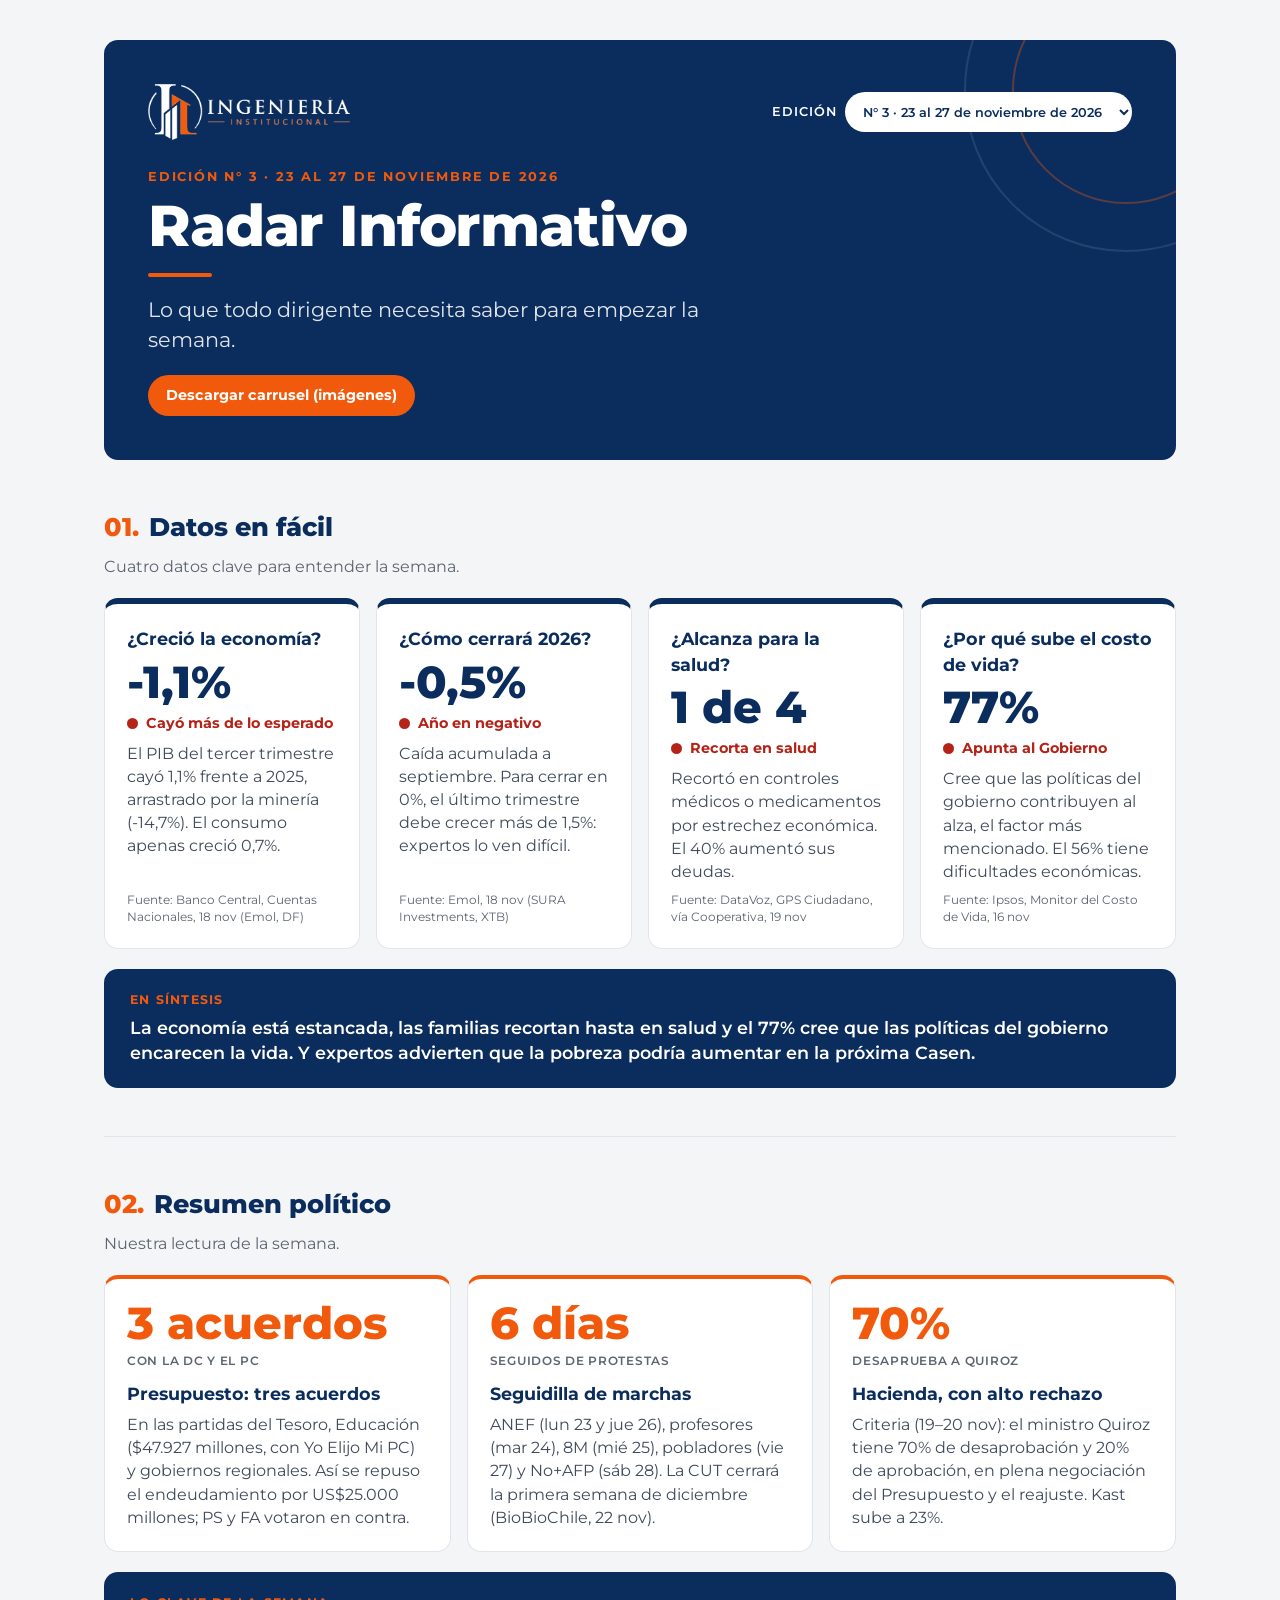
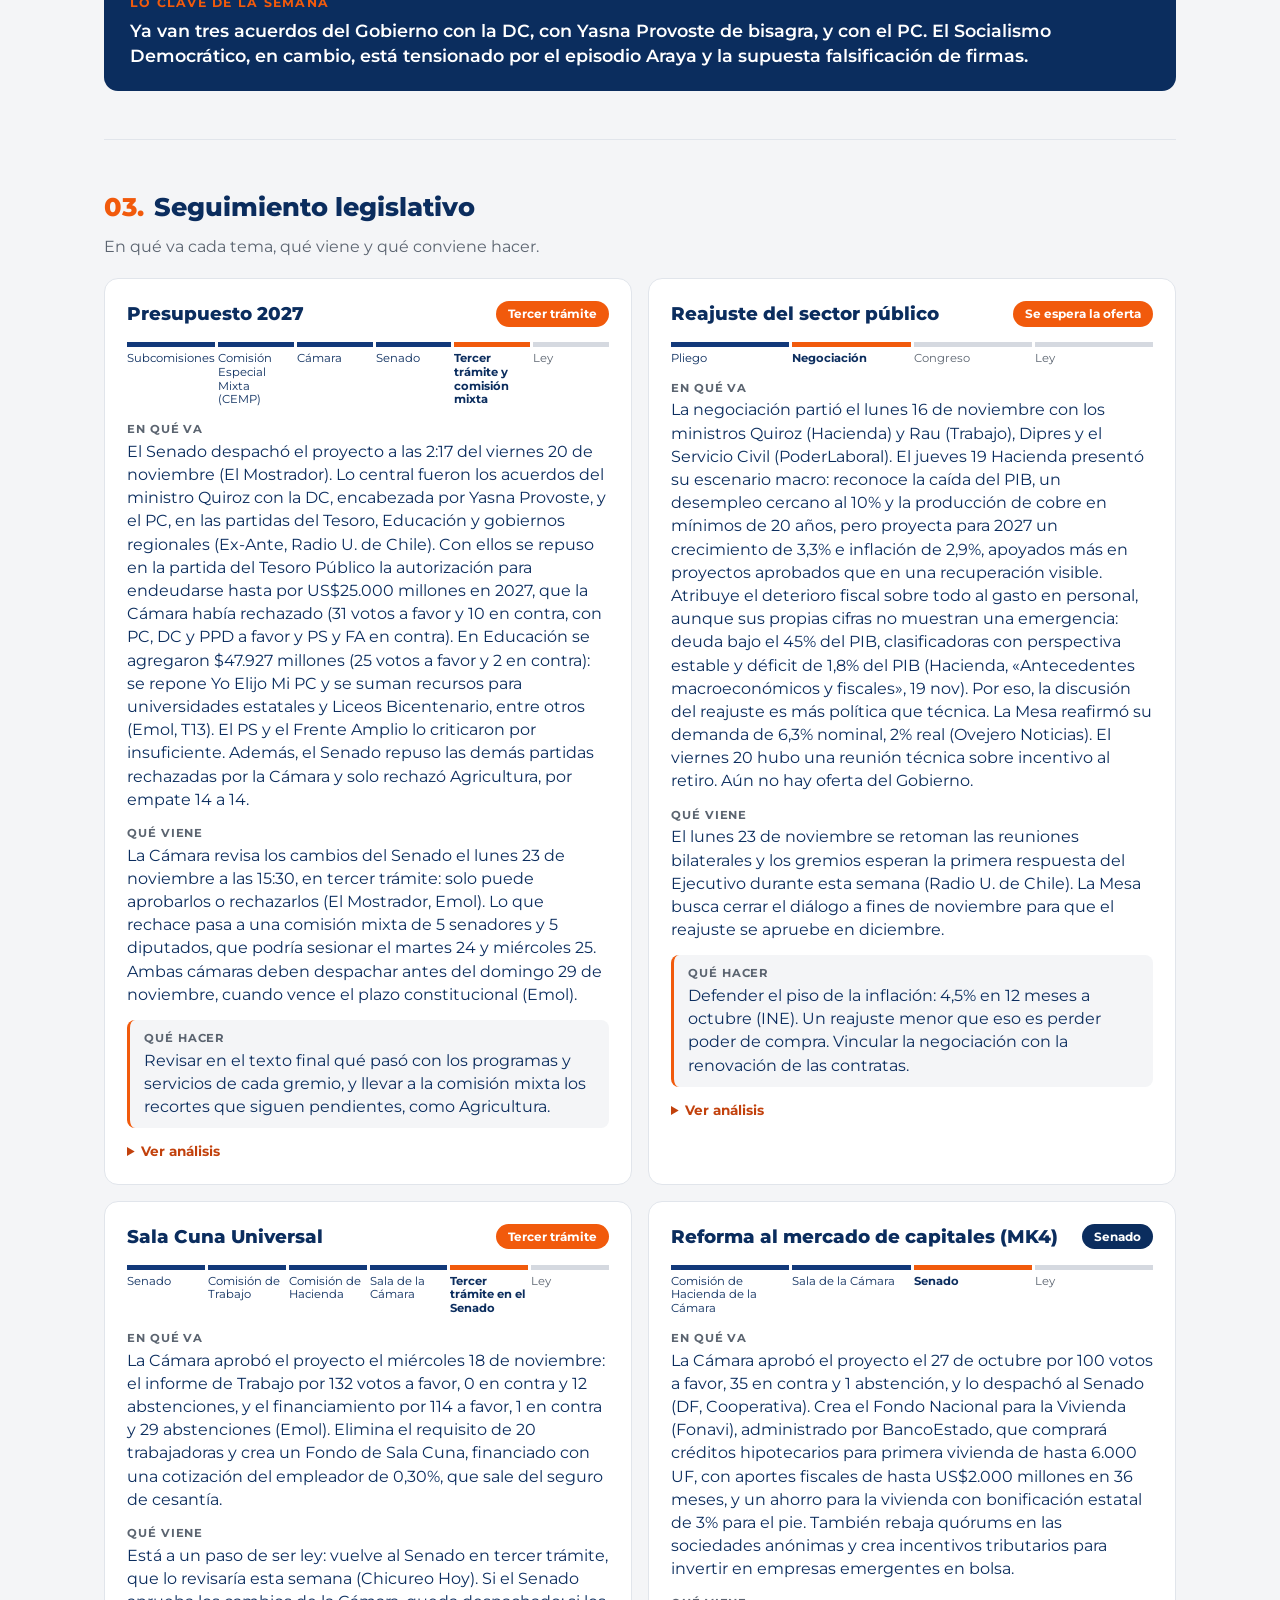
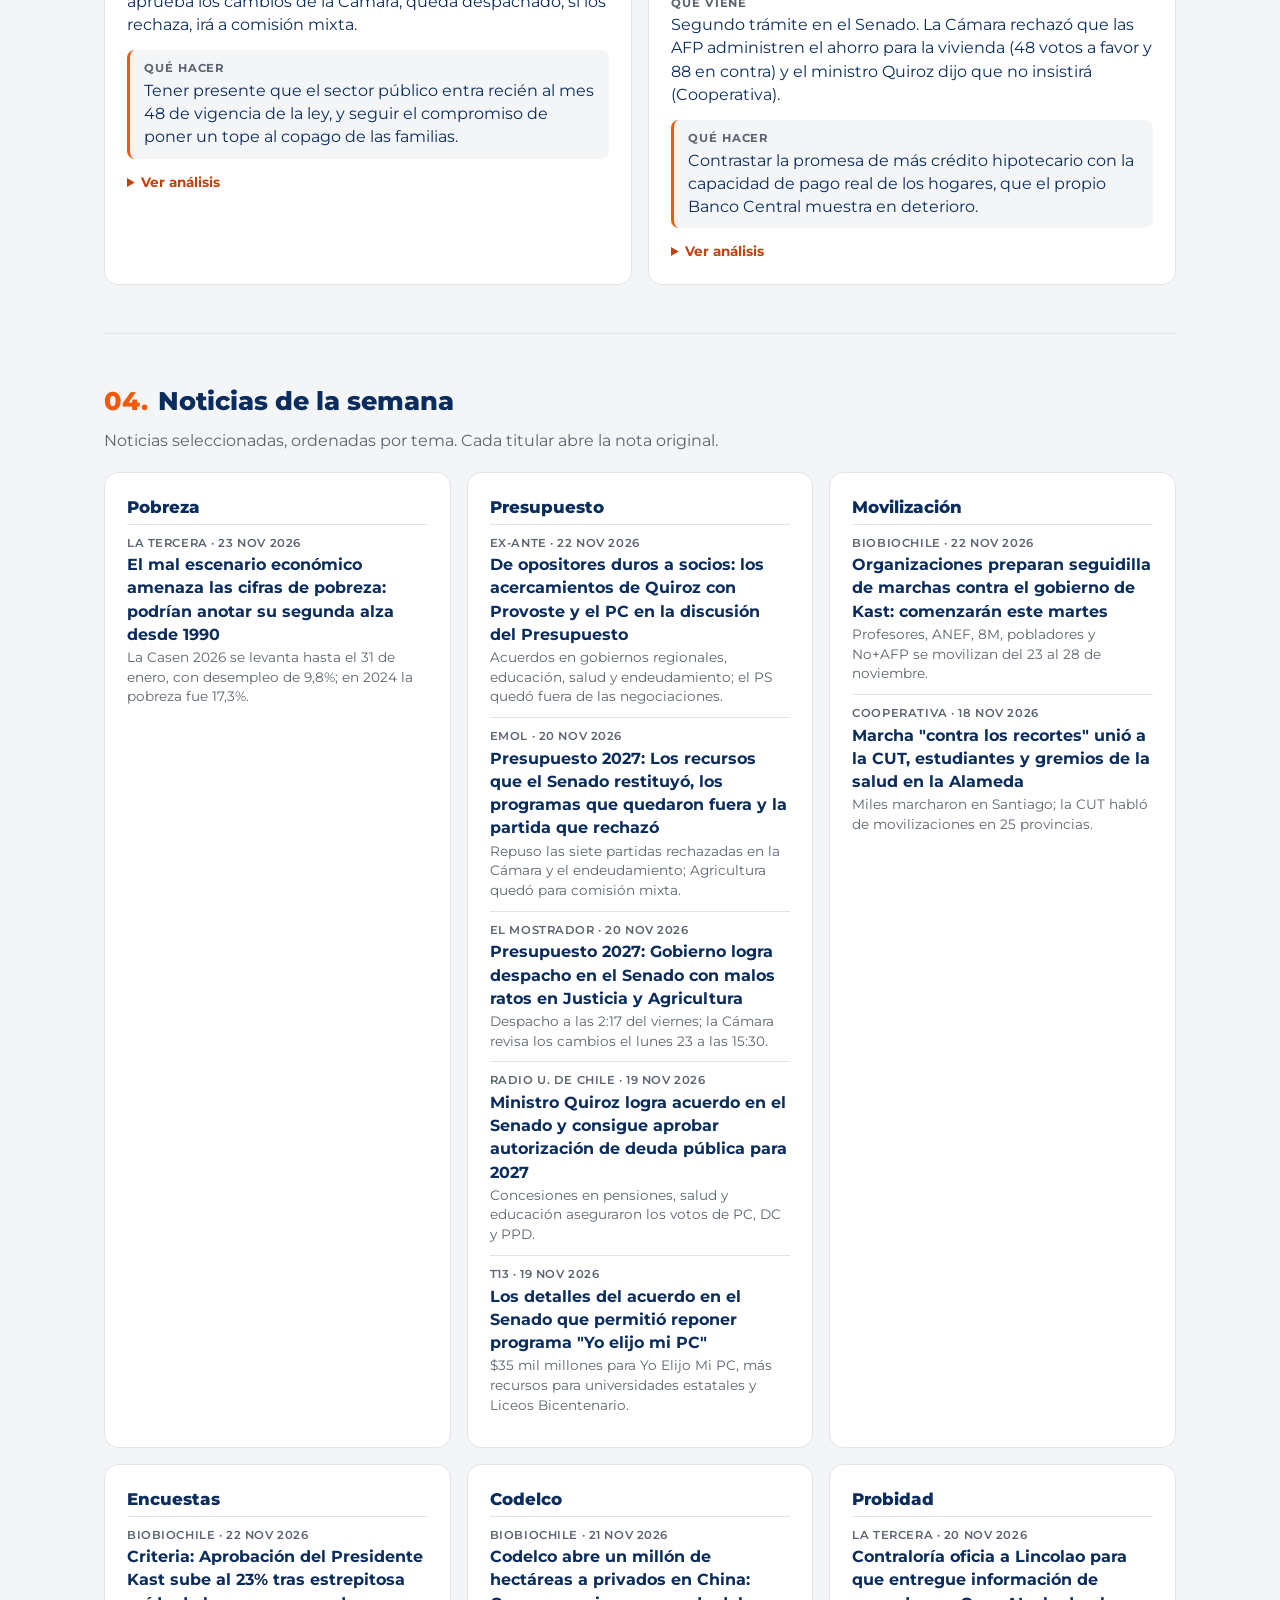
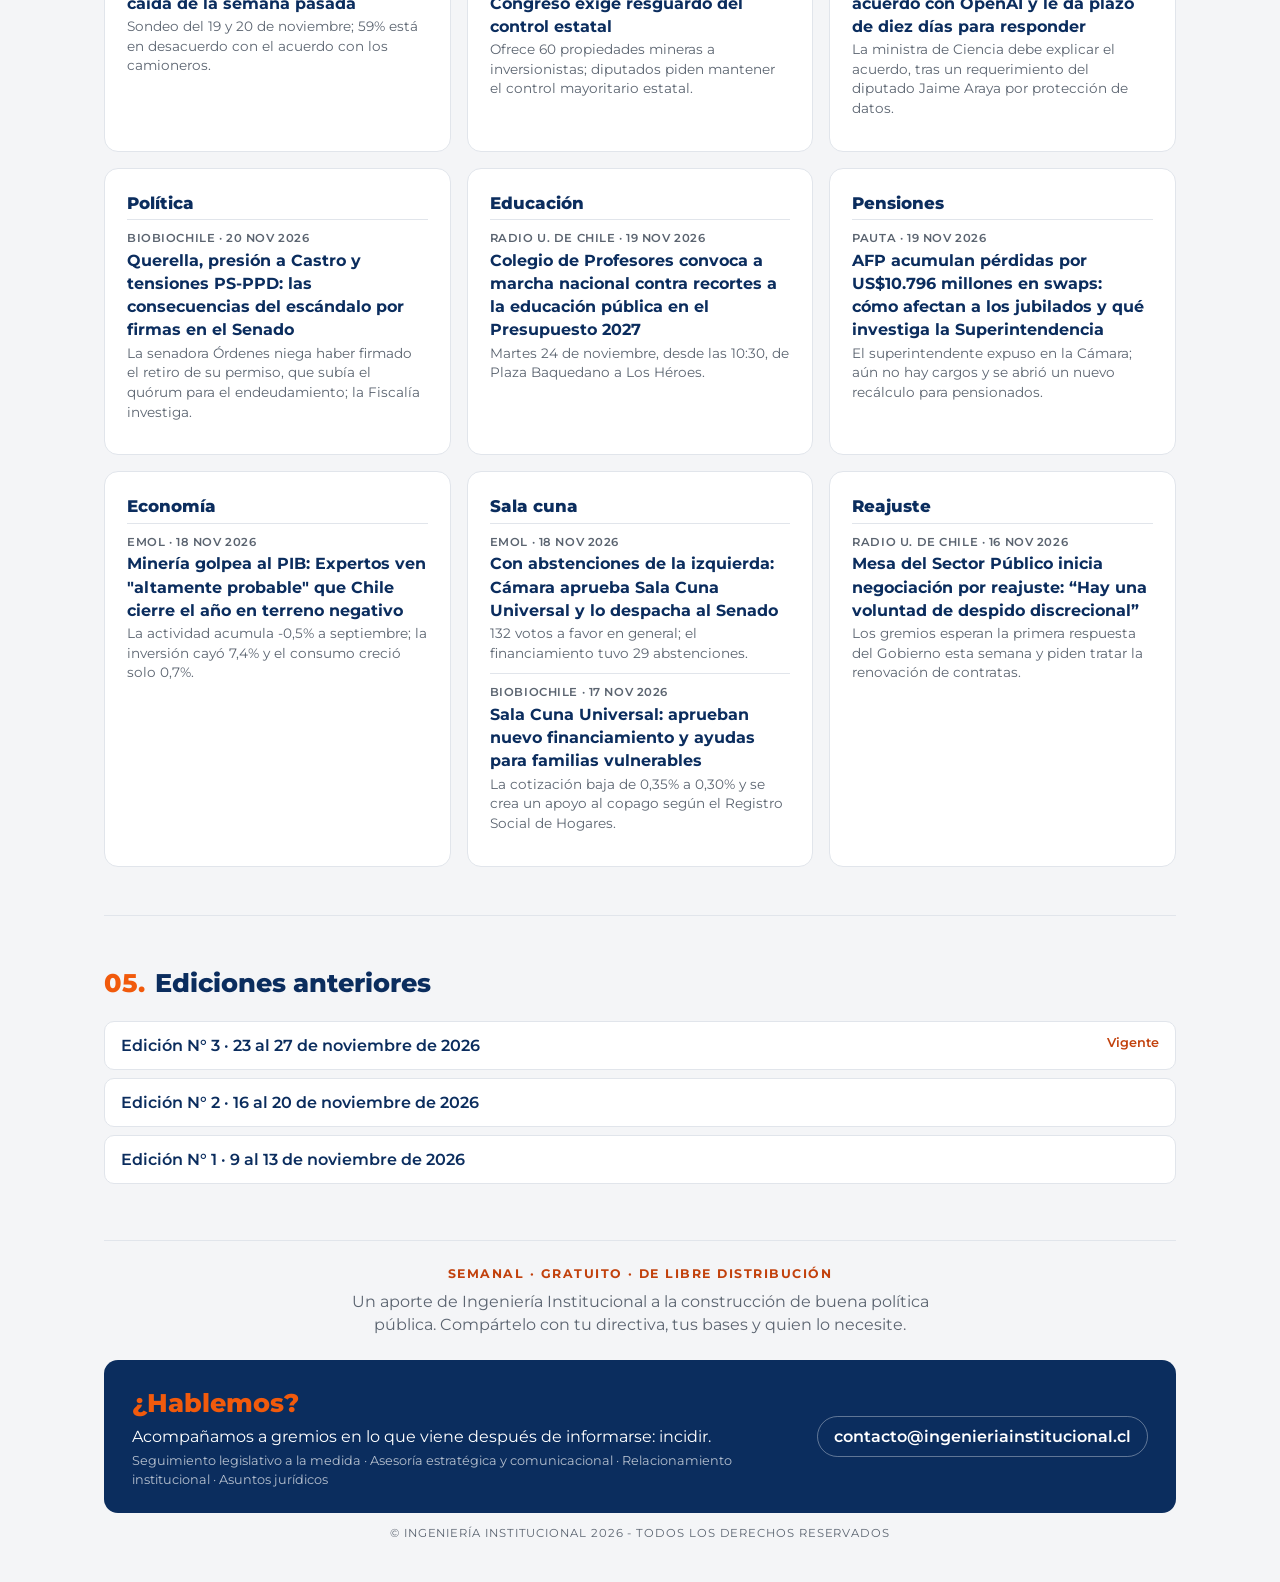
<file: index.html>
<!doctype html>
<html lang="es">
<head>
<meta charset="utf-8">
<meta name="viewport" content="width=device-width, initial-scale=1">
<title>Radar Informativo · Ingeniería Institucional</title>
<meta name="description" content="Lo que todo dirigente necesita saber para empezar la semana. Un aporte semanal y de libre distribución de Ingeniería Institucional.">
<link rel="icon" href="assets/logo-color.png">
<link rel="stylesheet" href="assets/fonts.css">
<link rel="stylesheet" href="assets/site.css">
  <!-- Estadísticas de visitas (GoatCounter, sin cookies) -->
  <script data-goatcounter="https://radar-ii.goatcounter.com/count" async src="https://gc.zgo.at/count.js"></script>
</head>
<body>
<div class="ic">
  <header class="ic-hero">
    <div class="ic-hero-top">
      <img class="ic-logo" src="assets/logo-blanco.png" alt="Ingeniería Institucional">
      <label class="ic-select">
        <span>Edición</span>
        <select id="ic-ediciones" aria-label="Elegir edición"></select>
      </label>
    </div>
    <div class="ic-kicker" id="ic-kicker">Cargando…</div>
    <h1 class="ic-title">Radar Informativo</h1>
    <div class="ic-rule"></div>
    <p class="ic-bajada" id="ic-bajada"></p>
    <a class="ic-descarga" id="ic-descarga" href="#" hidden>Descargar carrusel (imágenes)</a>
  </header>

  <div class="ic-borrador" id="ic-borrador" hidden>Borrador en revisión: esta edición aún no está publicada.</div>
  <div class="ic-anterior" id="ic-anterior" hidden>Estás viendo una edición anterior. <a href="./">Ir a la edición vigente</a></div>

  <main id="ic-main">
    <section class="ic-panel" id="economia">
      <div class="ic-sec"><span class="ic-sec-n">01.</span><h2>Datos en fácil</h2></div>
      <p class="ic-intro">Cuatro datos clave para entender la semana.</p>
      <div class="ic-grid" id="ic-indicadores"></div>
      <div class="ic-sintesis"><span>En síntesis</span><p id="ic-econ-sintesis"></p></div>
    </section>

    <section class="ic-panel" id="resumen">
      <div class="ic-sec"><span class="ic-sec-n">02.</span><h2>Resumen político</h2></div>
      <p class="ic-intro">Nuestra lectura de la semana.</p>
      <div class="ic-pol" id="ic-pol"></div>
      <div class="ic-sintesis"><span id="ic-cierre-titulo"></span><p id="ic-cierre"></p></div>
    </section>

    <section class="ic-panel" id="agenda">
      <div class="ic-sec"><span class="ic-sec-n">03.</span><h2>Seguimiento legislativo</h2></div>
      <p class="ic-intro">En qué va cada tema, qué viene y qué conviene hacer.</p>
      <div class="ic-list" id="ic-frentes"></div>
    </section>

    <section class="ic-panel" id="noticias">
      <div class="ic-sec"><span class="ic-sec-n">04.</span><h2>Noticias de la semana</h2></div>
      <p class="ic-intro">Noticias seleccionadas, ordenadas por tema. Cada titular abre la nota original.</p>
      <div class="ic-news" id="ic-noticias"></div>
    </section>

    <section class="ic-panel" id="archivo">
      <div class="ic-sec"><span class="ic-sec-n">05.</span><h2>Ediciones anteriores</h2></div>
      <ul class="ic-archivo" id="ic-archivo"></ul>
    </section>
  </main>

  <footer>
    <div class="ic-free">
      <span class="ic-free-tag">Semanal · Gratuito · De libre distribución</span>
      <p>Un aporte de Ingeniería Institucional a la construcción de buena política pública. Compártelo con tu directiva, tus bases y quien lo necesite.</p>
    </div>
    <div class="ic-foot">
      <div class="ic-foot-text">
        <span class="ic-foot-cta">¿Hablemos?</span>
        <p class="ic-foot-lead">Acompañamos a gremios en lo que viene después de informarse: incidir.</p>
        <p class="ic-foot-svc">Seguimiento legislativo a la medida · Asesoría estratégica y comunicacional · Relacionamiento institucional · Asuntos jurídicos</p>
      </div>
      <a class="ic-foot-mail" href="mailto:contacto@ingenieriainstitucional.cl">contacto@ingenieriainstitucional.cl</a>
    </div>
    <p class="ic-copy">© INGENIERÍA INSTITUCIONAL 2026 - TODOS LOS DERECHOS RESERVADOS</p>
  </footer>
</div>
<script src="assets/comun.js"></script>
<script src="assets/site.js"></script>
</body>
</html>
</file>
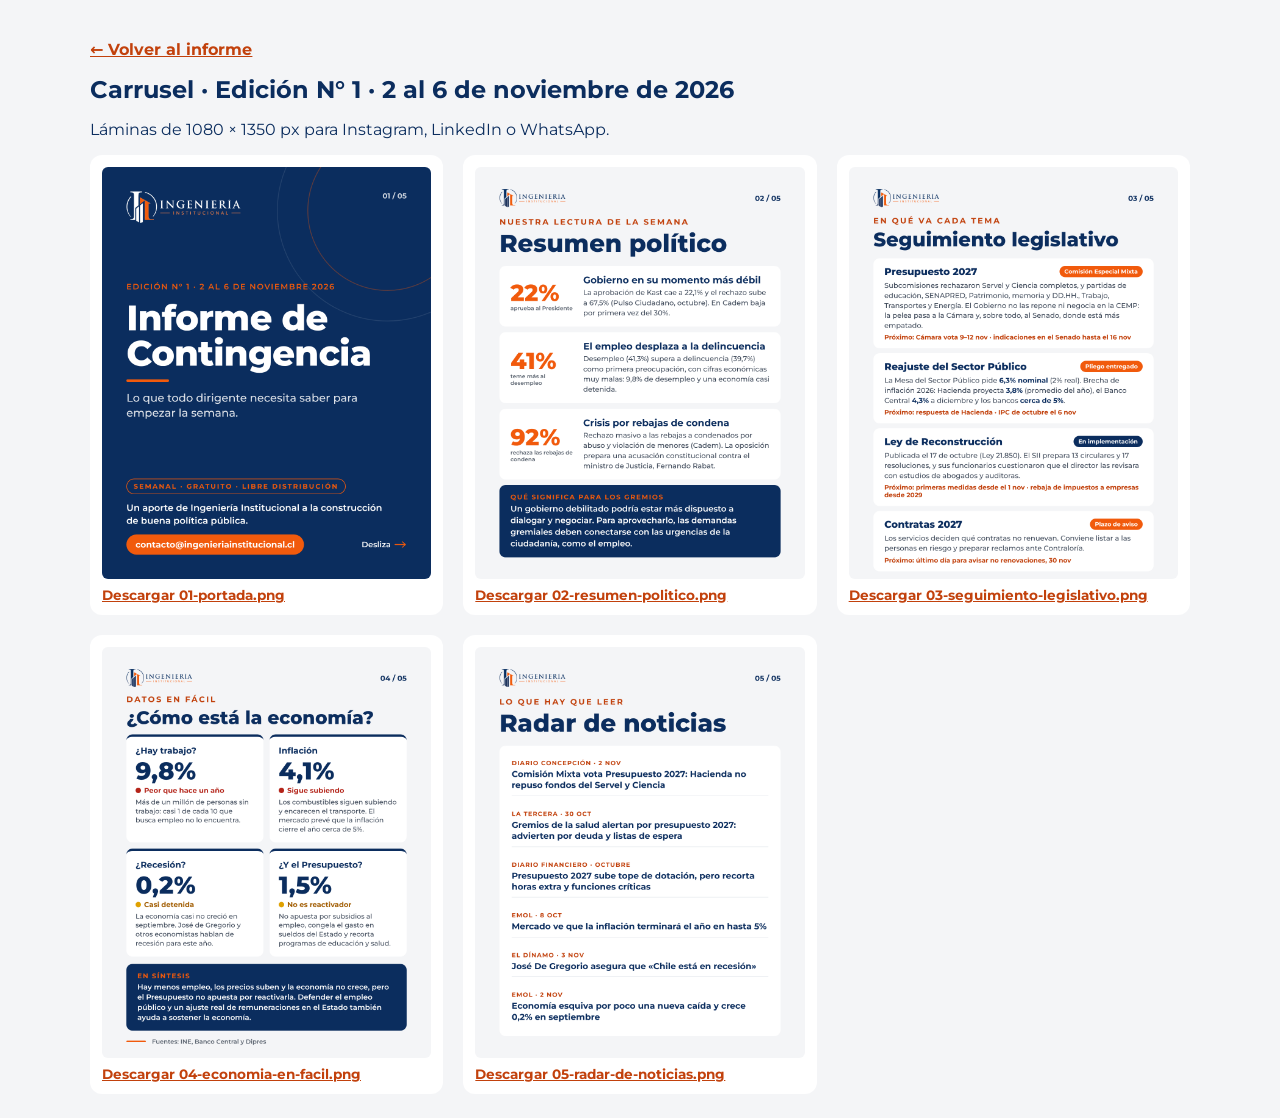
<file: ediciones/2026-11-02/carrusel/index.html>
<!doctype html>
<html lang="es"><head><meta charset="utf-8"><meta name="viewport" content="width=device-width, initial-scale=1">
<title>Carrusel N° 1 · Informe de Contingencia</title>
<link rel="stylesheet" href="../../../assets/fonts.css">
<style>body{margin:0;background:#F4F5F7;color:#0B2D5E;font-family:Montserrat,system-ui,sans-serif;padding:24px}
main{max-width:1100px;margin:0 auto}h1{font-size:1.5rem}a{color:#C2410C;font-weight:700}
.grid{display:grid;gap:20px;grid-template-columns:repeat(auto-fit,minmax(min(100%,300px),1fr))}
figure{margin:0;background:#fff;border-radius:12px;padding:12px}img{width:100%;height:auto;display:block;border-radius:6px}figcaption{margin-top:8px;font-size:.85rem}</style>
<script data-goatcounter="https://radar-ii.goatcounter.com/count" async src="https://gc.zgo.at/count.js"></script></head>
<body><main><p><a href="../../../?ed=2026-11-02">← Volver al informe</a></p>
<h1>Carrusel · Edición N° 1 · 2 al 6 de noviembre de 2026</h1>
<p>Láminas de 1080 × 1350 px para Instagram, LinkedIn o WhatsApp.</p>
<div class="grid"><figure><img src="01-portada.png" alt="01-portada" loading="lazy"><figcaption><a href="01-portada.png" download data-goatcounter-click="descarga/2026-11-02/01-portada">Descargar 01-portada.png</a></figcaption></figure>
<figure><img src="02-resumen-politico.png" alt="02-resumen-politico" loading="lazy"><figcaption><a href="02-resumen-politico.png" download data-goatcounter-click="descarga/2026-11-02/02-resumen-politico">Descargar 02-resumen-politico.png</a></figcaption></figure>
<figure><img src="03-seguimiento-legislativo.png" alt="03-seguimiento-legislativo" loading="lazy"><figcaption><a href="03-seguimiento-legislativo.png" download data-goatcounter-click="descarga/2026-11-02/03-seguimiento-legislativo">Descargar 03-seguimiento-legislativo.png</a></figcaption></figure>
<figure><img src="04-economia-en-facil.png" alt="04-economia-en-facil" loading="lazy"><figcaption><a href="04-economia-en-facil.png" download data-goatcounter-click="descarga/2026-11-02/04-economia-en-facil">Descargar 04-economia-en-facil.png</a></figcaption></figure>
<figure><img src="05-radar-de-noticias.png" alt="05-radar-de-noticias" loading="lazy"><figcaption><a href="05-radar-de-noticias.png" download data-goatcounter-click="descarga/2026-11-02/05-radar-de-noticias">Descargar 05-radar-de-noticias.png</a></figcaption></figure></div></main></body></html>
</file>
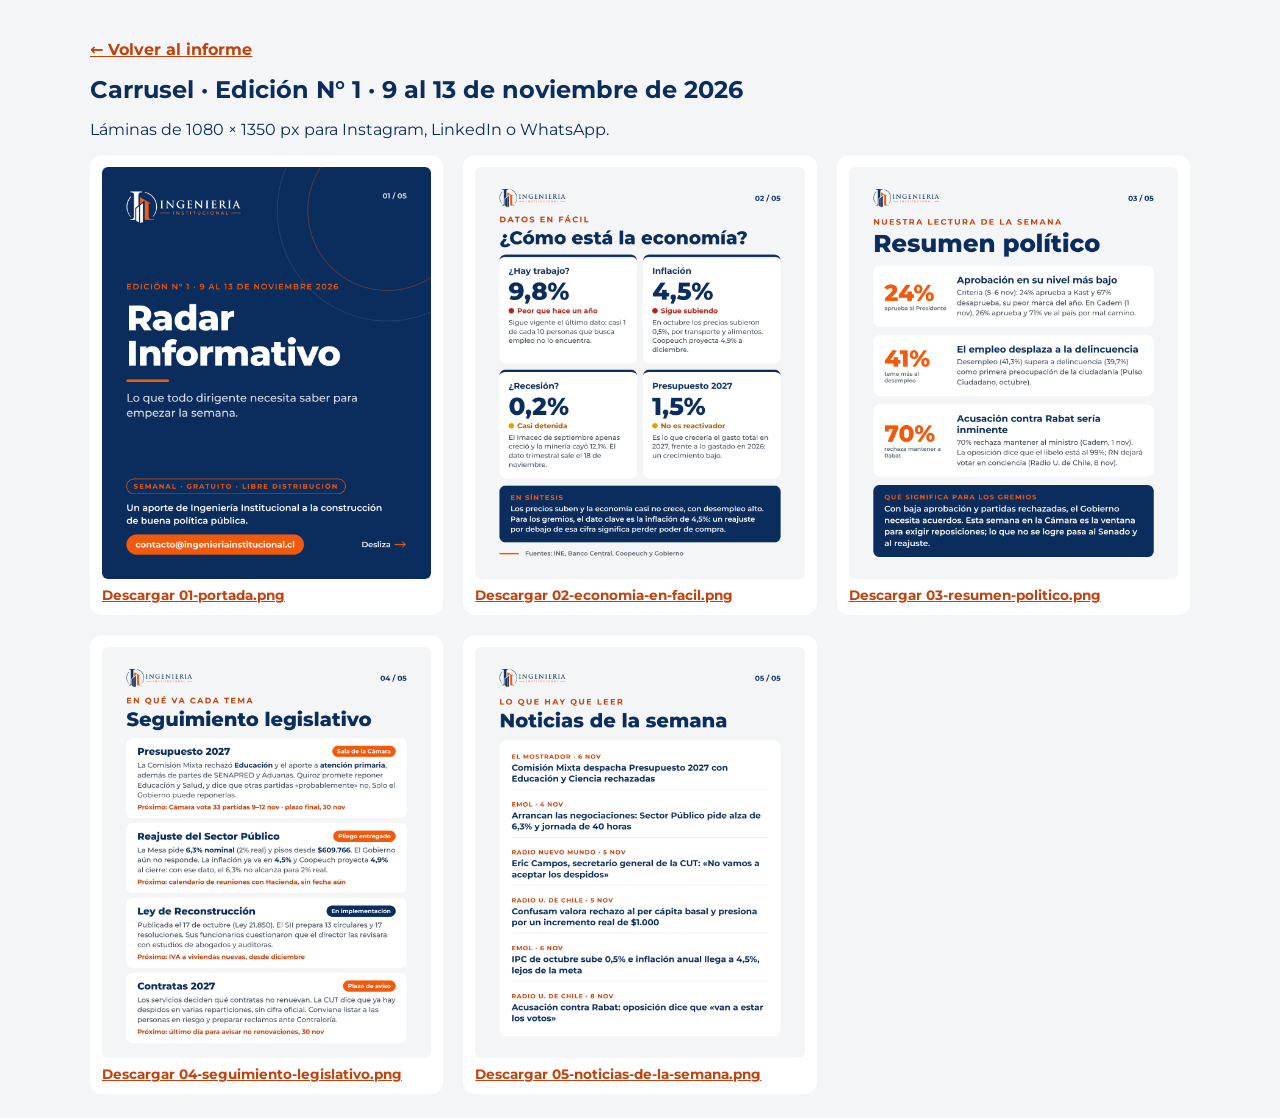
<file: ediciones/2026-11-09/carrusel/index.html>
<!doctype html>
<html lang="es"><head><meta charset="utf-8"><meta name="viewport" content="width=device-width, initial-scale=1">
<title>Carrusel N° 1 · Radar Informativo</title>
<link rel="stylesheet" href="../../../assets/fonts.css">
<style>body{margin:0;background:#F4F5F7;color:#0B2D5E;font-family:Montserrat,system-ui,sans-serif;padding:24px}
main{max-width:1100px;margin:0 auto}h1{font-size:1.5rem}a{color:#C2410C;font-weight:700}
.grid{display:grid;gap:20px;grid-template-columns:repeat(auto-fit,minmax(min(100%,300px),1fr))}
figure{margin:0;background:#fff;border-radius:12px;padding:12px}img{width:100%;height:auto;display:block;border-radius:6px}figcaption{margin-top:8px;font-size:.85rem}</style>
<script data-goatcounter="https://radar-ii.goatcounter.com/count" async src="https://gc.zgo.at/count.js"></script></head>
<body><main><p><a href="../../../?ed=2026-11-09">← Volver al informe</a></p>
<h1>Carrusel · Edición N° 1 · 9 al 13 de noviembre de 2026</h1>
<p>Láminas de 1080 × 1350 px para Instagram, LinkedIn o WhatsApp.</p>
<div class="grid"><figure><img src="01-portada.png" alt="01-portada" loading="lazy"><figcaption><a href="01-portada.png" download data-goatcounter-click="descarga/2026-11-09/01-portada">Descargar 01-portada.png</a></figcaption></figure>
<figure><img src="02-economia-en-facil.png" alt="02-economia-en-facil" loading="lazy"><figcaption><a href="02-economia-en-facil.png" download data-goatcounter-click="descarga/2026-11-09/02-economia-en-facil">Descargar 02-economia-en-facil.png</a></figcaption></figure>
<figure><img src="03-resumen-politico.png" alt="03-resumen-politico" loading="lazy"><figcaption><a href="03-resumen-politico.png" download data-goatcounter-click="descarga/2026-11-09/03-resumen-politico">Descargar 03-resumen-politico.png</a></figcaption></figure>
<figure><img src="04-seguimiento-legislativo.png" alt="04-seguimiento-legislativo" loading="lazy"><figcaption><a href="04-seguimiento-legislativo.png" download data-goatcounter-click="descarga/2026-11-09/04-seguimiento-legislativo">Descargar 04-seguimiento-legislativo.png</a></figcaption></figure>
<figure><img src="05-noticias-de-la-semana.png" alt="05-noticias-de-la-semana" loading="lazy"><figcaption><a href="05-noticias-de-la-semana.png" download data-goatcounter-click="descarga/2026-11-09/05-noticias-de-la-semana">Descargar 05-noticias-de-la-semana.png</a></figcaption></figure></div></main></body></html>
</file>
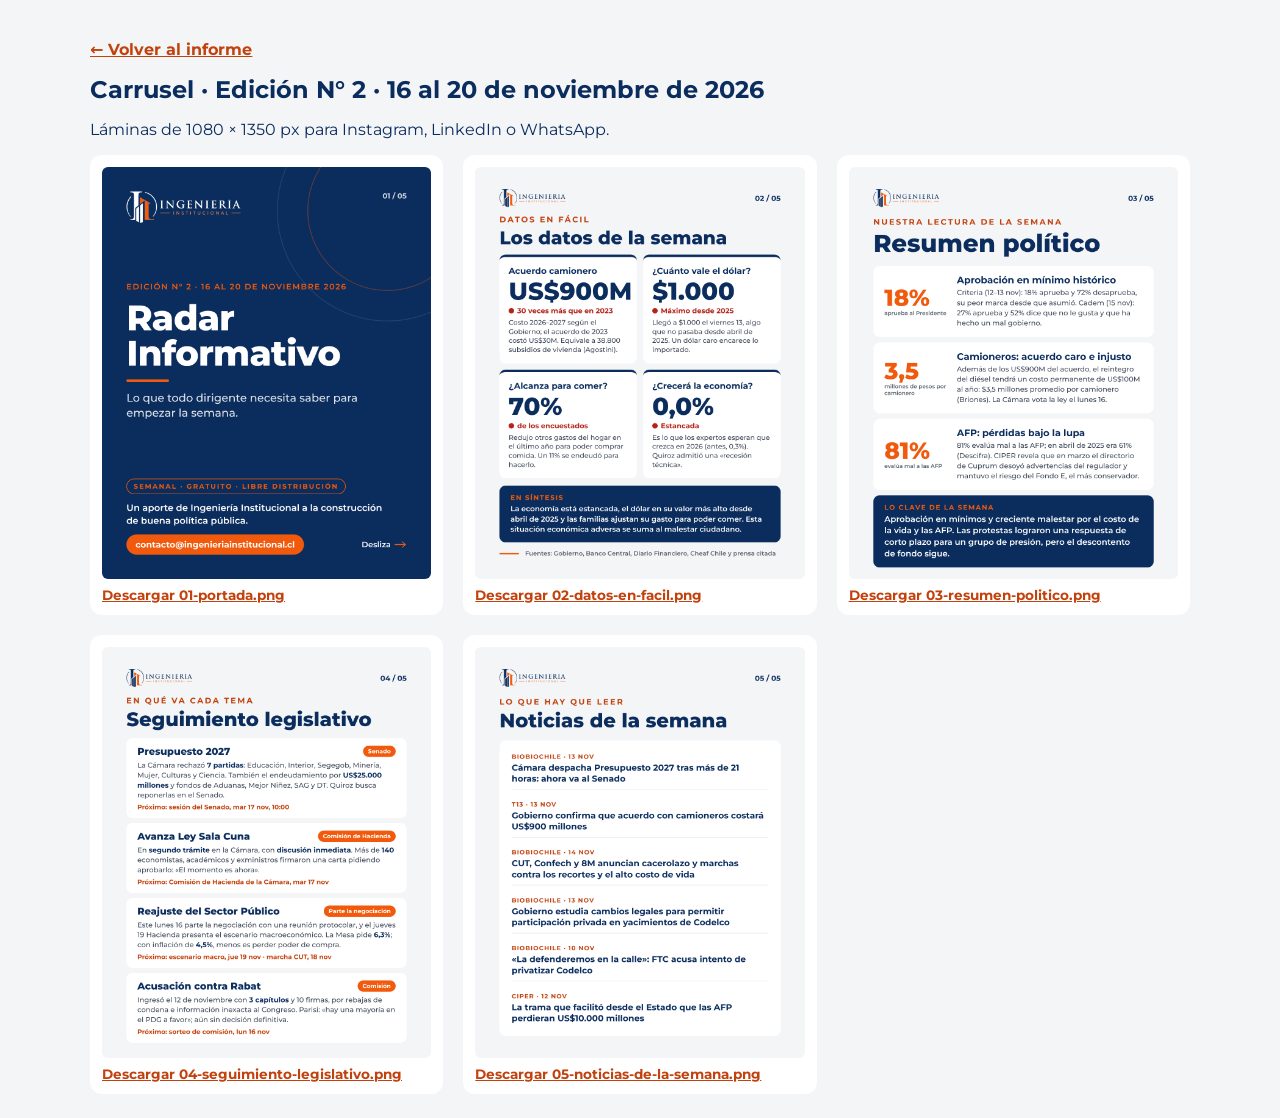
<file: ediciones/2026-11-16/carrusel/index.html>
<!doctype html>
<html lang="es"><head><meta charset="utf-8"><meta name="viewport" content="width=device-width, initial-scale=1">
<title>Carrusel N° 2 · Radar Informativo</title>
<link rel="stylesheet" href="../../../assets/fonts.css">
<style>body{margin:0;background:#F4F5F7;color:#0B2D5E;font-family:Montserrat,system-ui,sans-serif;padding:24px}
main{max-width:1100px;margin:0 auto}h1{font-size:1.5rem}a{color:#C2410C;font-weight:700}
.grid{display:grid;gap:20px;grid-template-columns:repeat(auto-fit,minmax(min(100%,300px),1fr))}
figure{margin:0;background:#fff;border-radius:12px;padding:12px}img{width:100%;height:auto;display:block;border-radius:6px}figcaption{margin-top:8px;font-size:.85rem}</style>
<script data-goatcounter="https://radar-ii.goatcounter.com/count" async src="https://gc.zgo.at/count.js"></script></head>
<body><main><p><a href="../../../?ed=2026-11-16">← Volver al informe</a></p>
<h1>Carrusel · Edición N° 2 · 16 al 20 de noviembre de 2026</h1>
<p>Láminas de 1080 × 1350 px para Instagram, LinkedIn o WhatsApp.</p>
<div class="grid"><figure><img src="01-portada.png" alt="01-portada" loading="lazy"><figcaption><a href="01-portada.png" download data-goatcounter-click="descarga/2026-11-16/01-portada">Descargar 01-portada.png</a></figcaption></figure>
<figure><img src="02-datos-en-facil.png" alt="02-datos-en-facil" loading="lazy"><figcaption><a href="02-datos-en-facil.png" download data-goatcounter-click="descarga/2026-11-16/02-datos-en-facil">Descargar 02-datos-en-facil.png</a></figcaption></figure>
<figure><img src="03-resumen-politico.png" alt="03-resumen-politico" loading="lazy"><figcaption><a href="03-resumen-politico.png" download data-goatcounter-click="descarga/2026-11-16/03-resumen-politico">Descargar 03-resumen-politico.png</a></figcaption></figure>
<figure><img src="04-seguimiento-legislativo.png" alt="04-seguimiento-legislativo" loading="lazy"><figcaption><a href="04-seguimiento-legislativo.png" download data-goatcounter-click="descarga/2026-11-16/04-seguimiento-legislativo">Descargar 04-seguimiento-legislativo.png</a></figcaption></figure>
<figure><img src="05-noticias-de-la-semana.png" alt="05-noticias-de-la-semana" loading="lazy"><figcaption><a href="05-noticias-de-la-semana.png" download data-goatcounter-click="descarga/2026-11-16/05-noticias-de-la-semana">Descargar 05-noticias-de-la-semana.png</a></figcaption></figure></div></main></body></html>
</file>
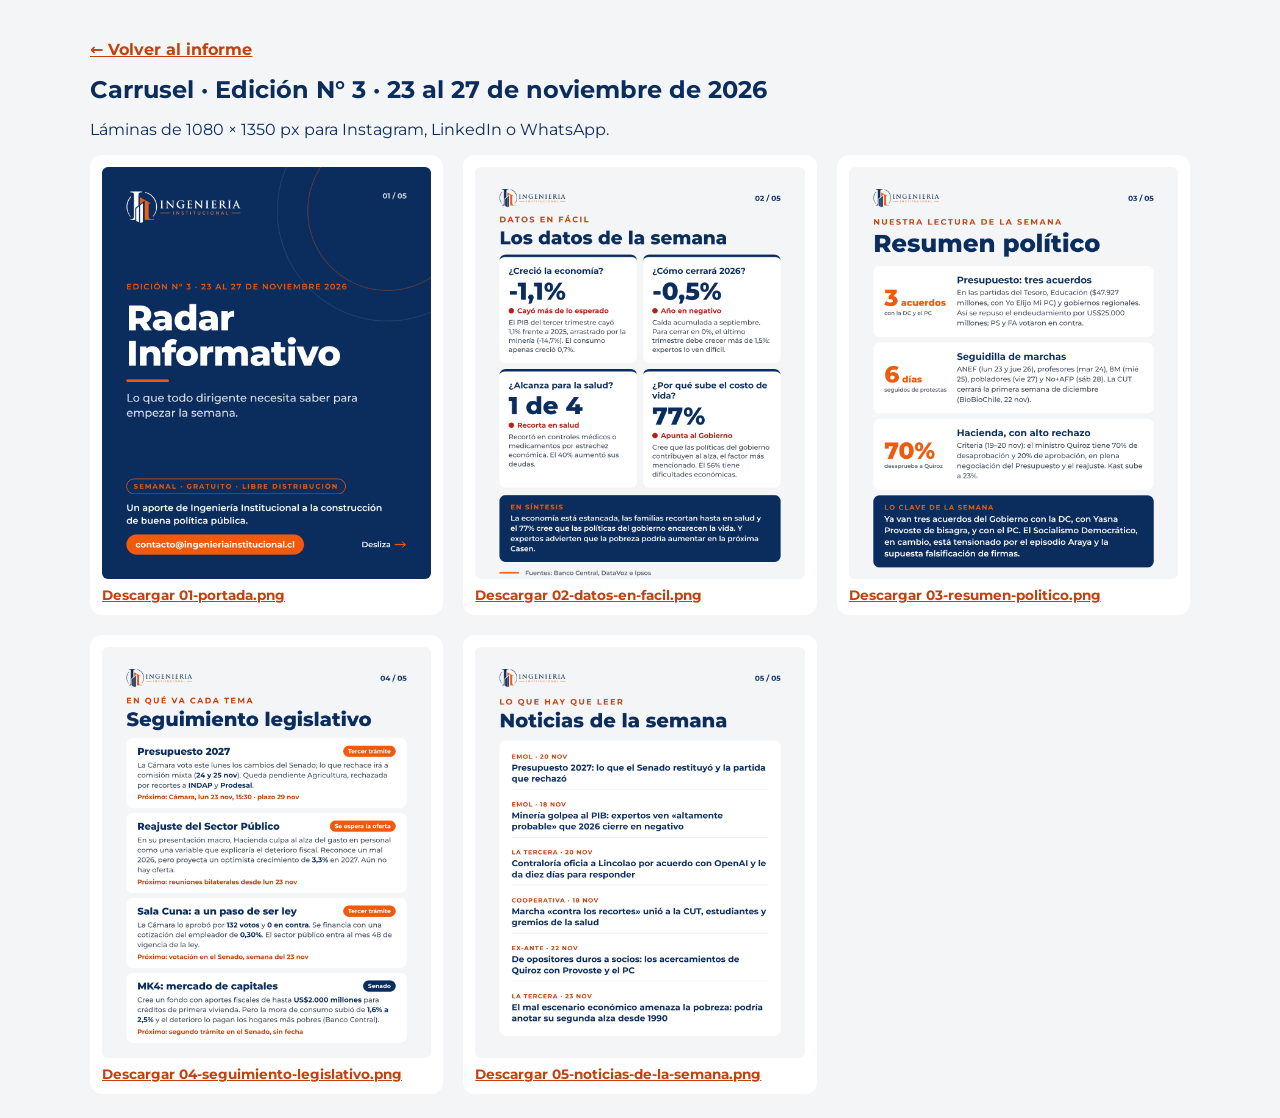
<file: ediciones/2026-11-23/carrusel/index.html>
<!doctype html>
<html lang="es"><head><meta charset="utf-8"><meta name="viewport" content="width=device-width, initial-scale=1">
<title>Carrusel N° 3 · Radar Informativo</title>
<link rel="stylesheet" href="../../../assets/fonts.css">
<style>body{margin:0;background:#F4F5F7;color:#0B2D5E;font-family:Montserrat,system-ui,sans-serif;padding:24px}
main{max-width:1100px;margin:0 auto}h1{font-size:1.5rem}a{color:#C2410C;font-weight:700}
.grid{display:grid;gap:20px;grid-template-columns:repeat(auto-fit,minmax(min(100%,300px),1fr))}
figure{margin:0;background:#fff;border-radius:12px;padding:12px}img{width:100%;height:auto;display:block;border-radius:6px}figcaption{margin-top:8px;font-size:.85rem}</style>
<script data-goatcounter="https://radar-ii.goatcounter.com/count" async src="https://gc.zgo.at/count.js"></script></head>
<body><main><p><a href="../../../?ed=2026-11-23">← Volver al informe</a></p>
<h1>Carrusel · Edición N° 3 · 23 al 27 de noviembre de 2026</h1>
<p>Láminas de 1080 × 1350 px para Instagram, LinkedIn o WhatsApp.</p>
<div class="grid"><figure><img src="01-portada.png" alt="01-portada" loading="lazy"><figcaption><a href="01-portada.png" download data-goatcounter-click="descarga/2026-11-23/01-portada">Descargar 01-portada.png</a></figcaption></figure>
<figure><img src="02-datos-en-facil.png" alt="02-datos-en-facil" loading="lazy"><figcaption><a href="02-datos-en-facil.png" download data-goatcounter-click="descarga/2026-11-23/02-datos-en-facil">Descargar 02-datos-en-facil.png</a></figcaption></figure>
<figure><img src="03-resumen-politico.png" alt="03-resumen-politico" loading="lazy"><figcaption><a href="03-resumen-politico.png" download data-goatcounter-click="descarga/2026-11-23/03-resumen-politico">Descargar 03-resumen-politico.png</a></figcaption></figure>
<figure><img src="04-seguimiento-legislativo.png" alt="04-seguimiento-legislativo" loading="lazy"><figcaption><a href="04-seguimiento-legislativo.png" download data-goatcounter-click="descarga/2026-11-23/04-seguimiento-legislativo">Descargar 04-seguimiento-legislativo.png</a></figcaption></figure>
<figure><img src="05-noticias-de-la-semana.png" alt="05-noticias-de-la-semana" loading="lazy"><figcaption><a href="05-noticias-de-la-semana.png" download data-goatcounter-click="descarga/2026-11-23/05-noticias-de-la-semana">Descargar 05-noticias-de-la-semana.png</a></figcaption></figure></div></main></body></html>
</file>
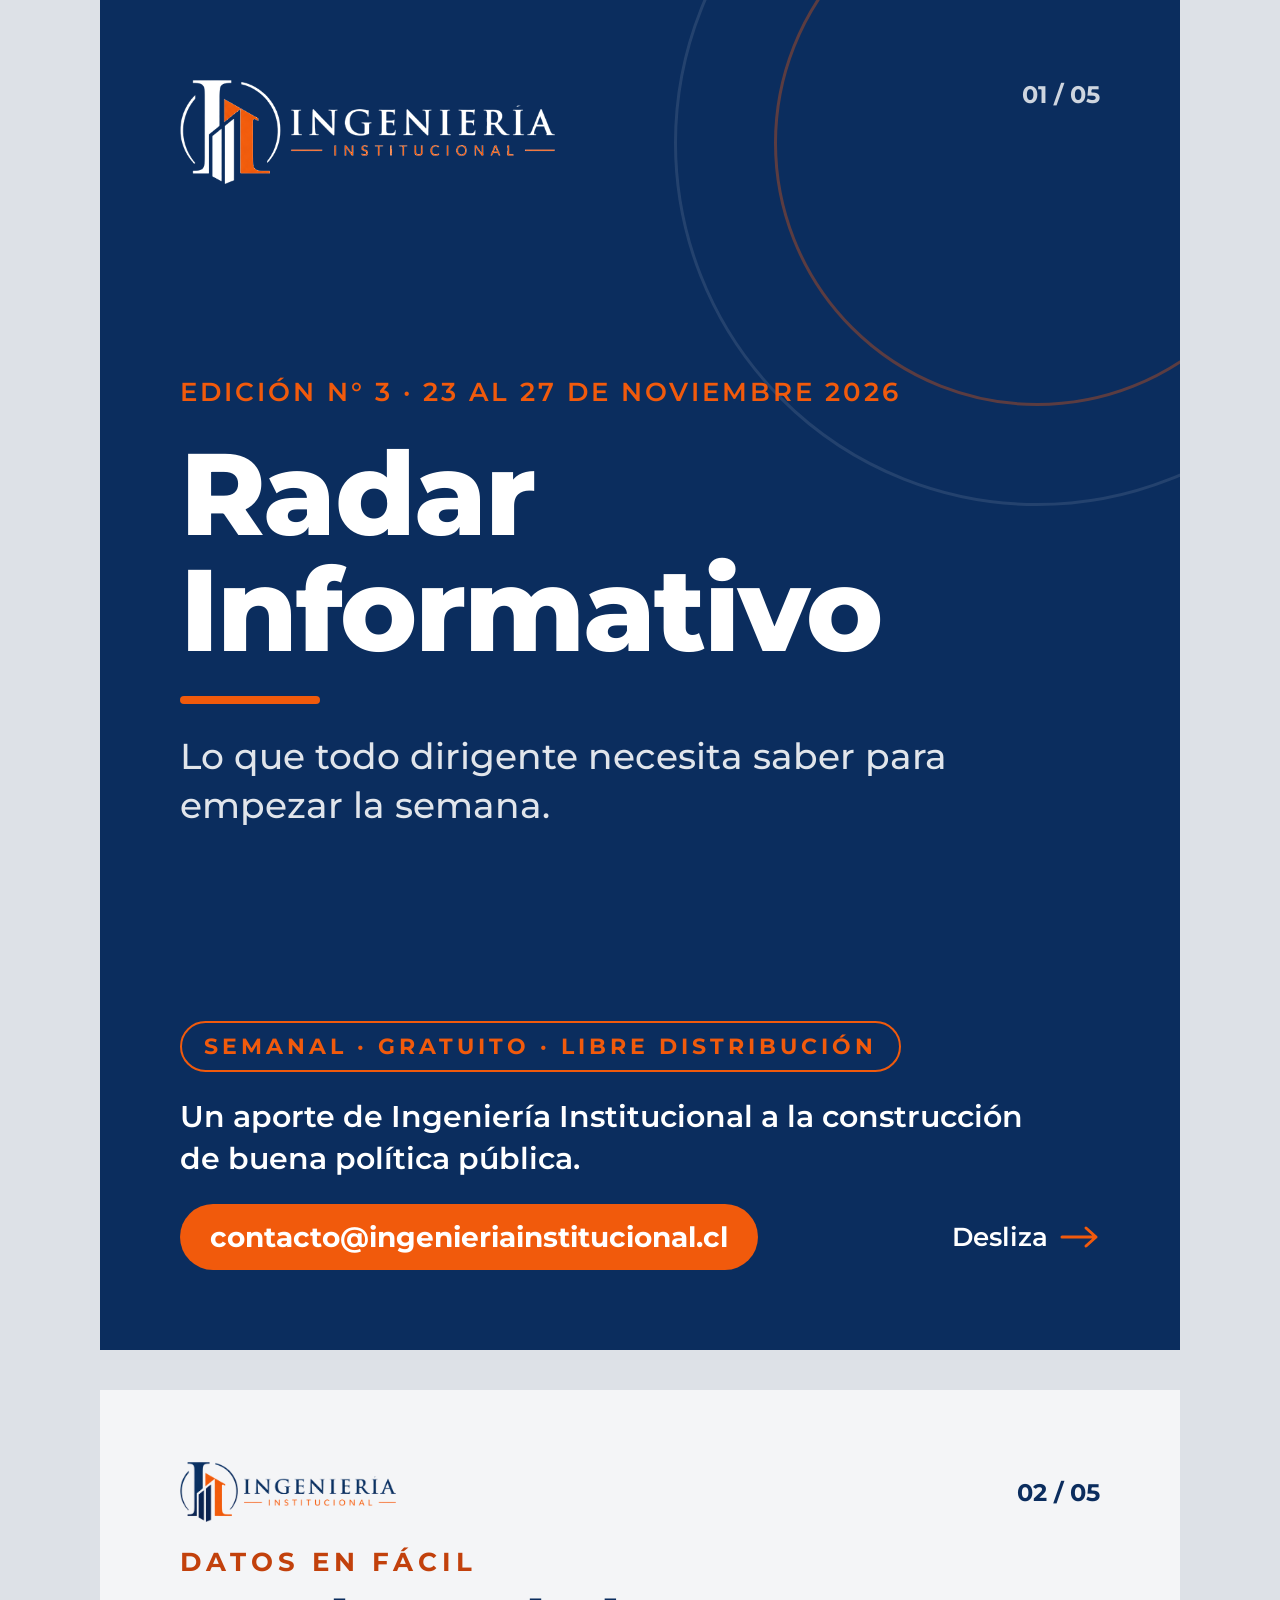
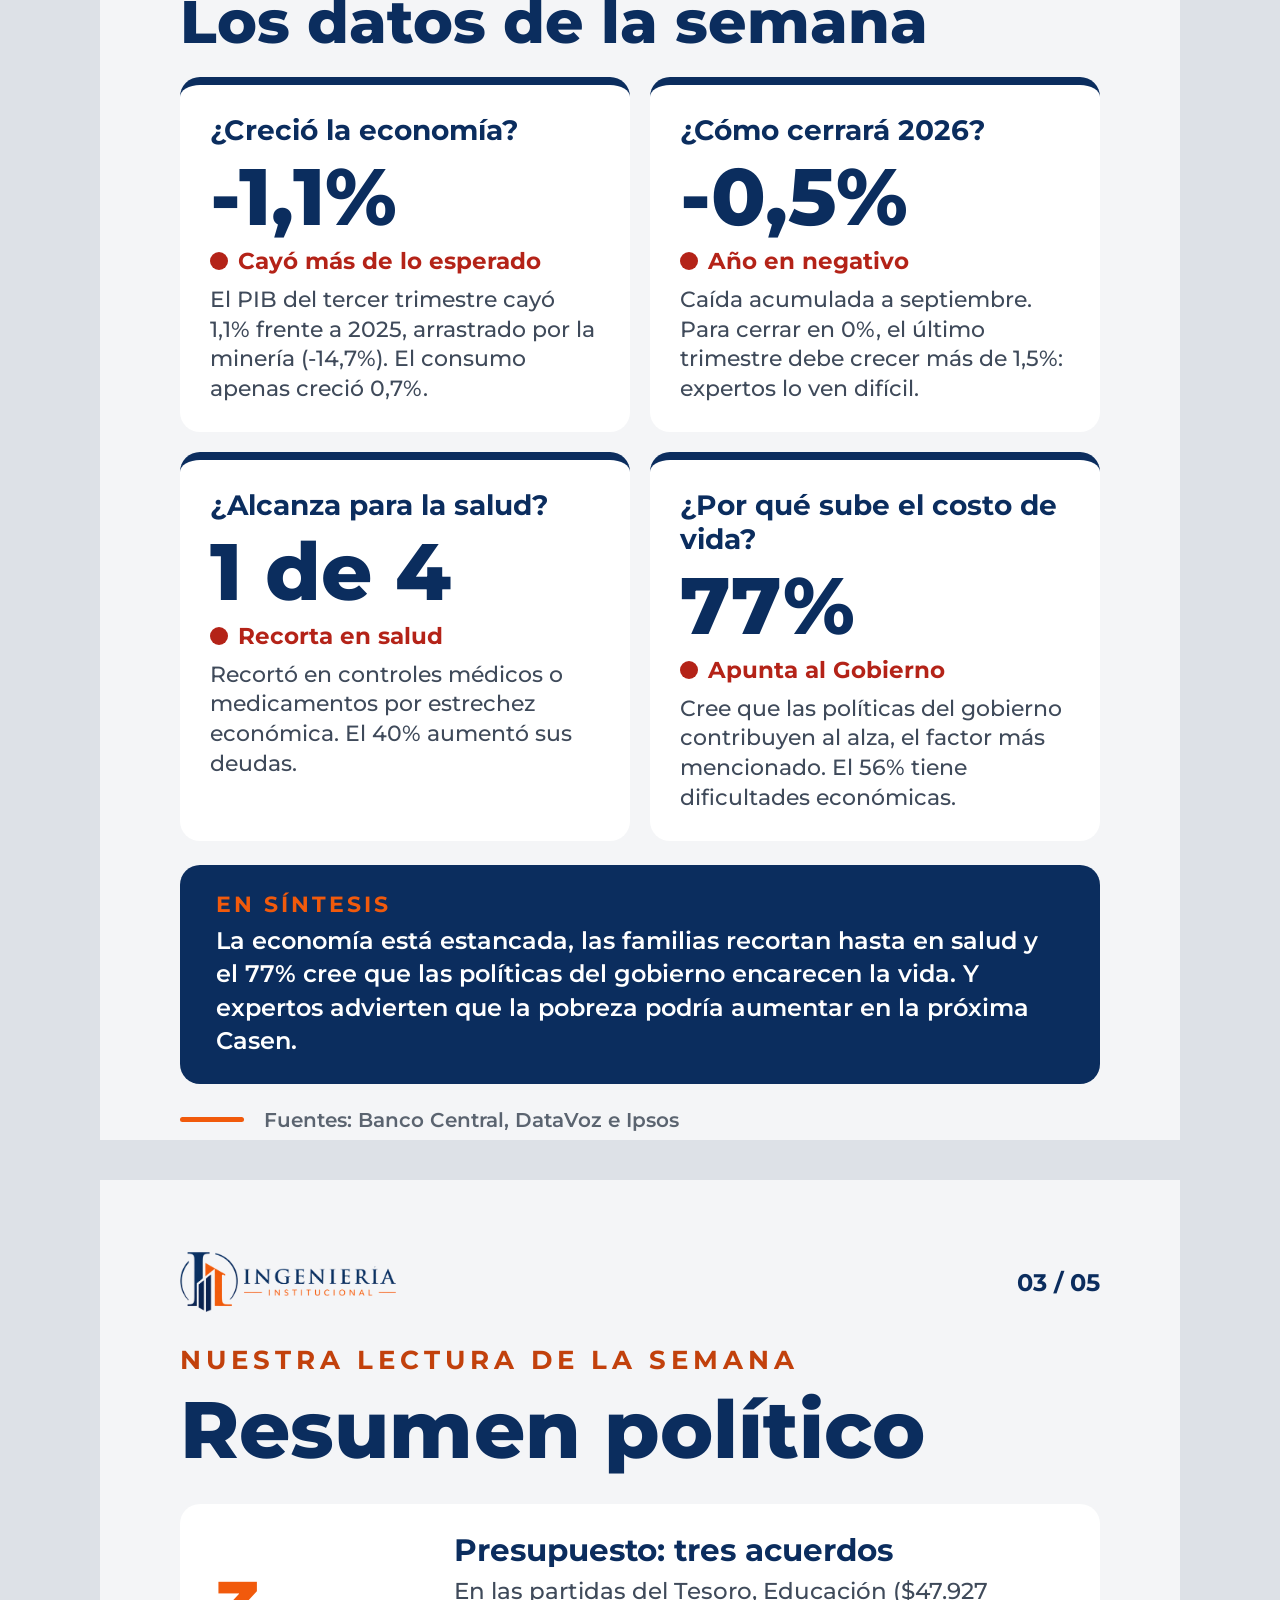
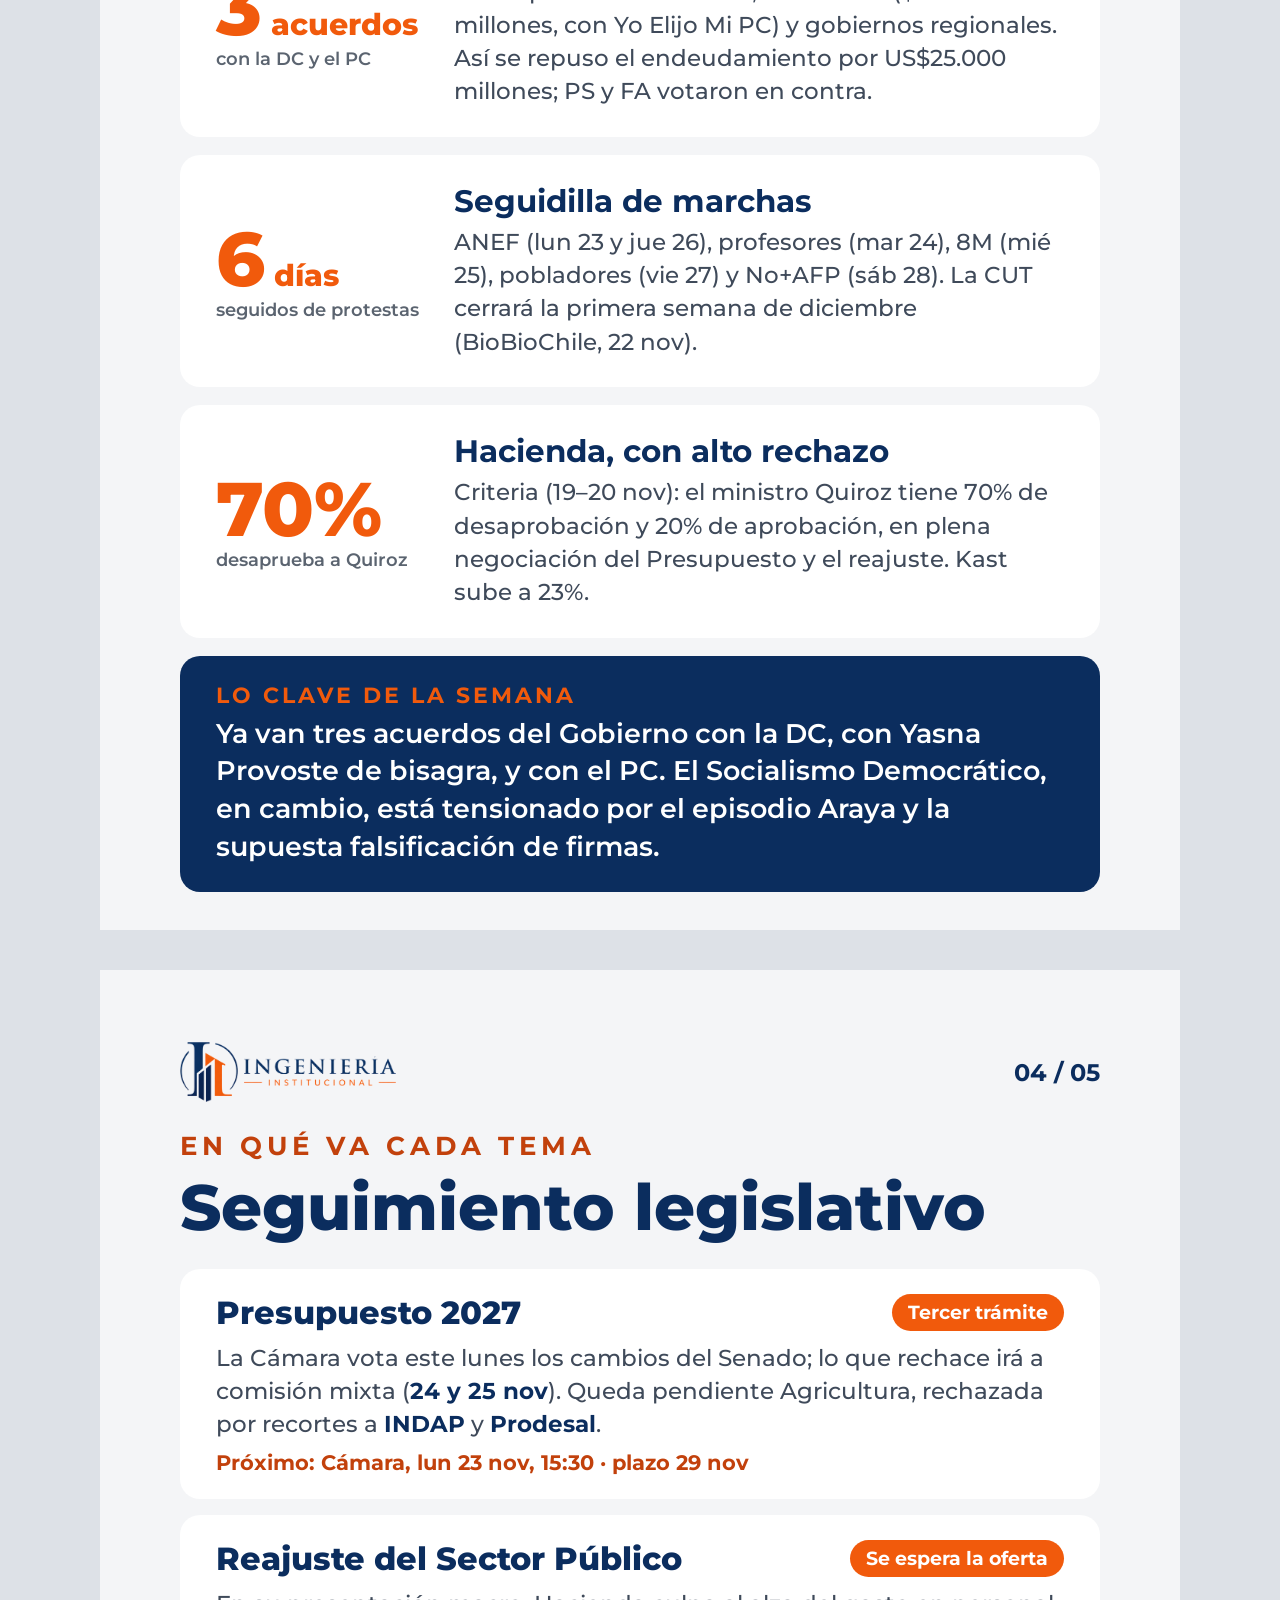
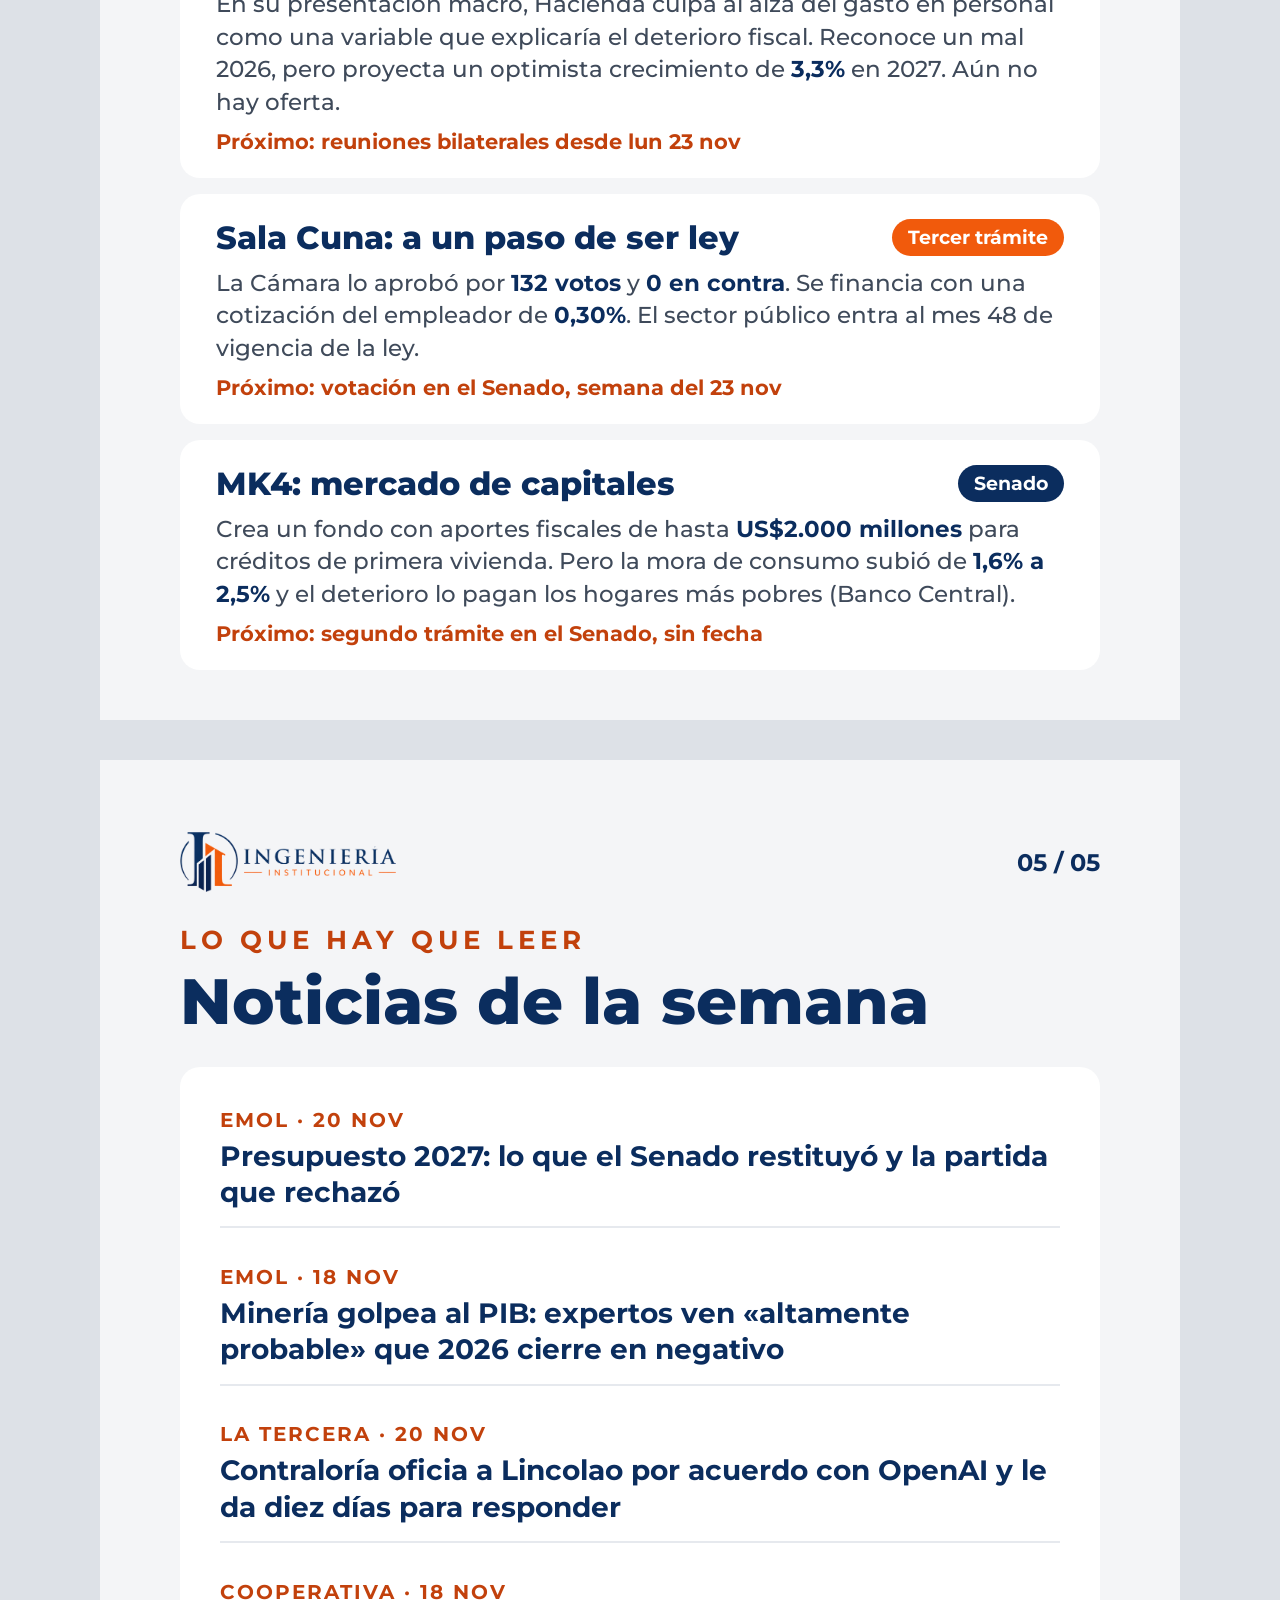
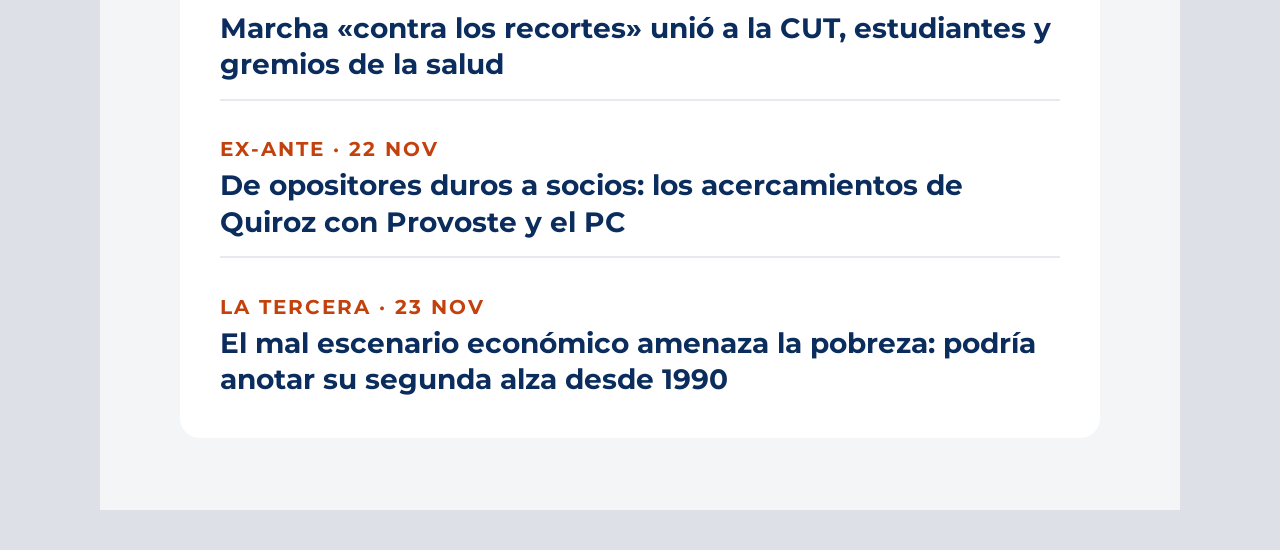
<file: plantillas/carrusel.html>
<!doctype html>
<html lang="es">
<head>
<meta charset="utf-8">
<title>Carrusel · Radar Informativo</title>
<link rel="stylesheet" href="../assets/fonts.css">
<style>
  body { margin: 0; background: #DDE1E7; font-family: 'Montserrat', sans-serif; }
  .lamina { width: 1080px; height: 1350px; box-sizing: border-box; overflow: hidden; position: relative; font-family: 'Montserrat', sans-serif; }
  .vista-todas .lamina { margin: 0 auto 40px; }
  b { font-weight: 700; color: #0B2D5E; }
</style>
</head>
<body>
<div id="laminas"></div>
<script src="../assets/comun.js"></script>
<script src="carrusel.js"></script>
</body>
</html>
</file>
<file: assets/fonts.css>
/* Montserrat incluida en el repositorio (no depende de Google Fonts) */
@font-face { font-family: 'Montserrat'; font-style: normal; font-weight: 400; font-display: swap; src: url('fonts/montserrat-latin-400-normal.woff2') format('woff2'); }
@font-face { font-family: 'Montserrat'; font-style: normal; font-weight: 500; font-display: swap; src: url('fonts/montserrat-latin-500-normal.woff2') format('woff2'); }
@font-face { font-family: 'Montserrat'; font-style: normal; font-weight: 600; font-display: swap; src: url('fonts/montserrat-latin-600-normal.woff2') format('woff2'); }
@font-face { font-family: 'Montserrat'; font-style: normal; font-weight: 700; font-display: swap; src: url('fonts/montserrat-latin-700-normal.woff2') format('woff2'); }
@font-face { font-family: 'Montserrat'; font-style: normal; font-weight: 800; font-display: swap; src: url('fonts/montserrat-latin-800-normal.woff2') format('woff2'); }
</file>
<file: assets/site.css>
:root {
  --navy: #0B2D5E; --navy-2: #12397A; --orange: #F15A0C; --orange-text: #C2410C; --gray: #5B6470;
  --fg: #0B2D5E; --muted: #5B6470; --bg: #F4F5F7; --panel: #FFFFFF; --line: #E1E5EB;
  --bad: #B42318; --warn: #A15C00; --ok: #1A7F4B; --radius: 14px;
}
* { box-sizing: border-box; }
body { margin: 0; background: var(--bg); color: var(--fg); font-family: 'Montserrat', system-ui, sans-serif; line-height: 1.45; }
.ic { max-width: 72rem; margin: 0 auto; padding: clamp(16px, 4vw, 40px); }
h1, h2, h3, p { margin: 0; }
a { color: var(--orange-text); }

/* Encabezado */
.ic-hero { background: var(--navy); color: #fff; border-radius: var(--radius); padding: clamp(24px, 4vw, 44px); position: relative; overflow: hidden; }
.ic-hero::before, .ic-hero::after { content: ""; position: absolute; border-radius: 50%; pointer-events: none; }
.ic-hero::before { right: -7rem; top: -7rem; width: 20rem; height: 20rem; border: 2px solid rgba(255,255,255,.10); }
.ic-hero::after { right: -4rem; top: -4rem; width: 14rem; height: 14rem; border: 2px solid rgba(241,90,12,.35); }
.ic-hero-top { display: flex; flex-wrap: wrap; justify-content: space-between; align-items: center; gap: 16px; margin-bottom: 28px; position: relative; z-index: 1; }
.ic-logo { height: 56px; width: auto; display: block; }
.ic-select { display: flex; align-items: center; gap: 8px; font-size: .8rem; font-weight: 600; text-transform: uppercase; letter-spacing: .08em; }
.ic-select select { font: inherit; text-transform: none; letter-spacing: 0; font-weight: 600; color: var(--navy); background: #fff; border: 0; border-radius: 999px; padding: 8px 14px; min-height: 40px; }
.ic-kicker { color: var(--orange); font-size: .8rem; font-weight: 700; letter-spacing: .14em; text-transform: uppercase; position: relative; }
.ic-title { font-size: clamp(2.2rem, 6vw, 3.6rem); font-weight: 800; line-height: 1.05; letter-spacing: -.02em; margin-top: 8px; position: relative; }
.ic-rule { width: 4rem; height: 4px; background: var(--orange); border-radius: 2px; margin: 18px 0; }
.ic-bajada { font-size: clamp(1.05rem, 2.4vw, 1.3rem); color: rgba(255,255,255,.88); max-width: 40rem; position: relative; }
.ic-descarga { display: inline-block; margin-top: 20px; background: var(--orange); color: #fff; text-decoration: none; font-weight: 700; font-size: .9rem; border-radius: 999px; padding: 10px 18px; position: relative; }
.ic-descarga[hidden] { display: none; }
.ic-borrador, .ic-anterior { margin-top: 16px; border-radius: var(--radius); padding: 12px 18px; font-weight: 600; font-size: .9rem; }
.ic-borrador { background: #FFF4E5; color: var(--warn); border: 1px solid #F5C98A; }
.ic-anterior { background: var(--panel); border: 1px solid var(--line); color: var(--muted); }
[hidden] { display: none !important; }

/* Secciones */
.ic-panel { display: grid; gap: 20px; margin-top: 48px; }
.ic-panel + .ic-panel { padding-top: 48px; border-top: 1px solid var(--line); }
.ic-sec { display: flex; align-items: baseline; gap: 10px; }
.ic-sec-n { color: var(--orange); font-size: 1.6rem; font-weight: 800; }
.ic-sec h2 { font-size: 1.6rem; font-weight: 800; }
.ic-intro { color: var(--muted); margin-top: -10px; }
.ic-card { background: var(--panel); border: 1px solid var(--line); border-radius: var(--radius); padding: 22px; }

/* Resumen político */
.ic-pol { display: grid; gap: 16px; grid-template-columns: repeat(auto-fit, minmax(min(100%, 18rem), 1fr)); }
.ic-pol-item { display: flex; flex-direction: column; gap: 6px; border-top: 4px solid var(--orange); }
.ic-pol-num { color: var(--orange); font-size: 2.8rem; font-weight: 800; line-height: 1; }
.ic-pol-lab { font-size: .75rem; color: var(--muted); text-transform: uppercase; letter-spacing: .06em; font-weight: 600; margin-bottom: 6px; }
.ic-pol-item h3 { font-size: 1.1rem; font-weight: 700; }
.ic-pol-item p { color: #3F4A5A; }
.ic-sintesis { background: var(--navy); color: #fff; border-radius: var(--radius); padding: 22px 26px; display: grid; gap: 6px; }
.ic-sintesis span { color: var(--orange); font-size: .78rem; text-transform: uppercase; letter-spacing: .1em; font-weight: 700; }
.ic-sintesis p { font-size: 1.1rem; font-weight: 600; line-height: 1.45; }

/* Seguimiento legislativo */
.ic-list { display: grid; gap: 16px; grid-template-columns: repeat(auto-fit, minmax(min(100%, 22rem), 1fr)); }
.ic-f { display: grid; gap: 14px; align-content: start; }
.ic-f-head { display: flex; justify-content: space-between; align-items: flex-start; gap: 10px; }
.ic-f-title { font-size: 1.15rem; font-weight: 800; }
.ic-pill { flex: none; font-size: .75rem; font-weight: 700; color: #fff; background: var(--orange); border-radius: 999px; padding: 4px 12px; white-space: nowrap; }
.ic-pill.azul { background: var(--navy); }
.ic-steps { display: grid; grid-auto-flow: column; grid-auto-columns: 1fr; gap: 3px; }
.ic-step { font-size: .72rem; color: var(--muted); border-top: 5px solid #D5D9E0; padding-top: 5px; line-height: 1.2; }
.ic-step.done { border-top-color: var(--navy-2); color: var(--fg); }
.ic-step.now { border-top-color: var(--orange); color: var(--fg); font-weight: 700; }
.ic-f-row { display: grid; gap: 2px; }
.ic-f-lab { font-size: .72rem; text-transform: uppercase; letter-spacing: .08em; color: var(--muted); font-weight: 700; }
.ic-f-do { background: var(--bg); border-left: 3px solid var(--orange); border-radius: 8px; padding: 10px 14px; }
.ic-f details { font-size: .85rem; color: var(--muted); }
.ic-f summary { cursor: pointer; color: var(--orange-text); font-weight: 700; }
.ic-f details p { margin-top: 6px; }

/* Economía */
.ic-grid { display: grid; gap: 16px; grid-template-columns: repeat(auto-fit, minmax(min(100%, 15rem), 1fr)); }
.ic-ind { display: flex; flex-direction: column; gap: 8px; border-top: 6px solid var(--navy); }
.ic-ind h3 { font-size: 1.1rem; font-weight: 700; }
.ic-ind-val { font-size: 2.8rem; font-weight: 800; line-height: 1; }
.ic-light { display: inline-flex; align-items: center; gap: 8px; font-weight: 700; font-size: .9rem; }
.ic-light::before { content: ""; width: .7rem; height: .7rem; border-radius: 50%; background: currentColor; }
.ic-light.rojo { color: var(--bad); } .ic-light.amarillo { color: var(--warn); } .ic-light.verde { color: var(--ok); }
.ic-ind p { color: #3F4A5A; }
.ic-ind-src { margin-top: auto; font-size: .75rem; color: var(--muted); }

/* Noticias */
.ic-news { display: grid; gap: 16px; grid-template-columns: repeat(auto-fit, minmax(min(100%, 20rem), 1fr)); }
.ic-n-group h3 { font-size: 1.05rem; font-weight: 800; margin-bottom: 4px; }
.ic-n-item { display: block; padding: 10px 0; border-top: 1px solid var(--line); text-decoration: none; color: inherit; }
.ic-n-item:hover .ic-n-title { color: var(--orange-text); }
.ic-n-top { font-size: .72rem; color: var(--muted); text-transform: uppercase; letter-spacing: .05em; font-weight: 600; }
.ic-n-title { font-weight: 700; margin: 2px 0; }
.ic-n-sum { color: var(--muted); font-size: .85rem; }

/* Archivo */
.ic-archivo { list-style: none; margin: 0; padding: 0; display: grid; gap: 8px; }
.ic-archivo a { display: flex; justify-content: space-between; gap: 12px; background: var(--panel); border: 1px solid var(--line); border-radius: 10px; padding: 12px 16px; text-decoration: none; color: var(--fg); font-weight: 600; }
.ic-archivo a:hover { border-color: var(--orange); }
.ic-archivo .actual { color: var(--orange-text); font-size: .8rem; }

/* Cierre */
.ic-free { margin-top: 56px; text-align: center; display: grid; gap: 6px; justify-items: center; padding: 24px; border-top: 1px solid var(--line); }
.ic-free-tag { color: var(--orange-text); font-size: .78rem; letter-spacing: .12em; text-transform: uppercase; font-weight: 700; }
.ic-free p { color: var(--muted); max-width: 38rem; }
.ic-foot { background: var(--navy); color: #fff; border-radius: var(--radius); padding: 24px 28px; display: flex; flex-wrap: wrap; justify-content: space-between; align-items: center; gap: 16px; }
.ic-foot-text { display: grid; gap: 4px; max-width: 40rem; }
.ic-foot-cta { color: var(--orange); font-size: 1.6rem; font-weight: 800; }
.ic-foot-svc { color: rgba(255,255,255,.7); font-size: .8rem; }
.ic-foot-mail { color: #fff; border: 1px solid rgba(255,255,255,.35); border-radius: 999px; padding: 8px 16px; text-decoration: none; font-weight: 600; }
.ic-copy { margin-top: 12px; text-align: center; font-size: .72rem; letter-spacing: .08em; color: var(--muted); }
</file>
